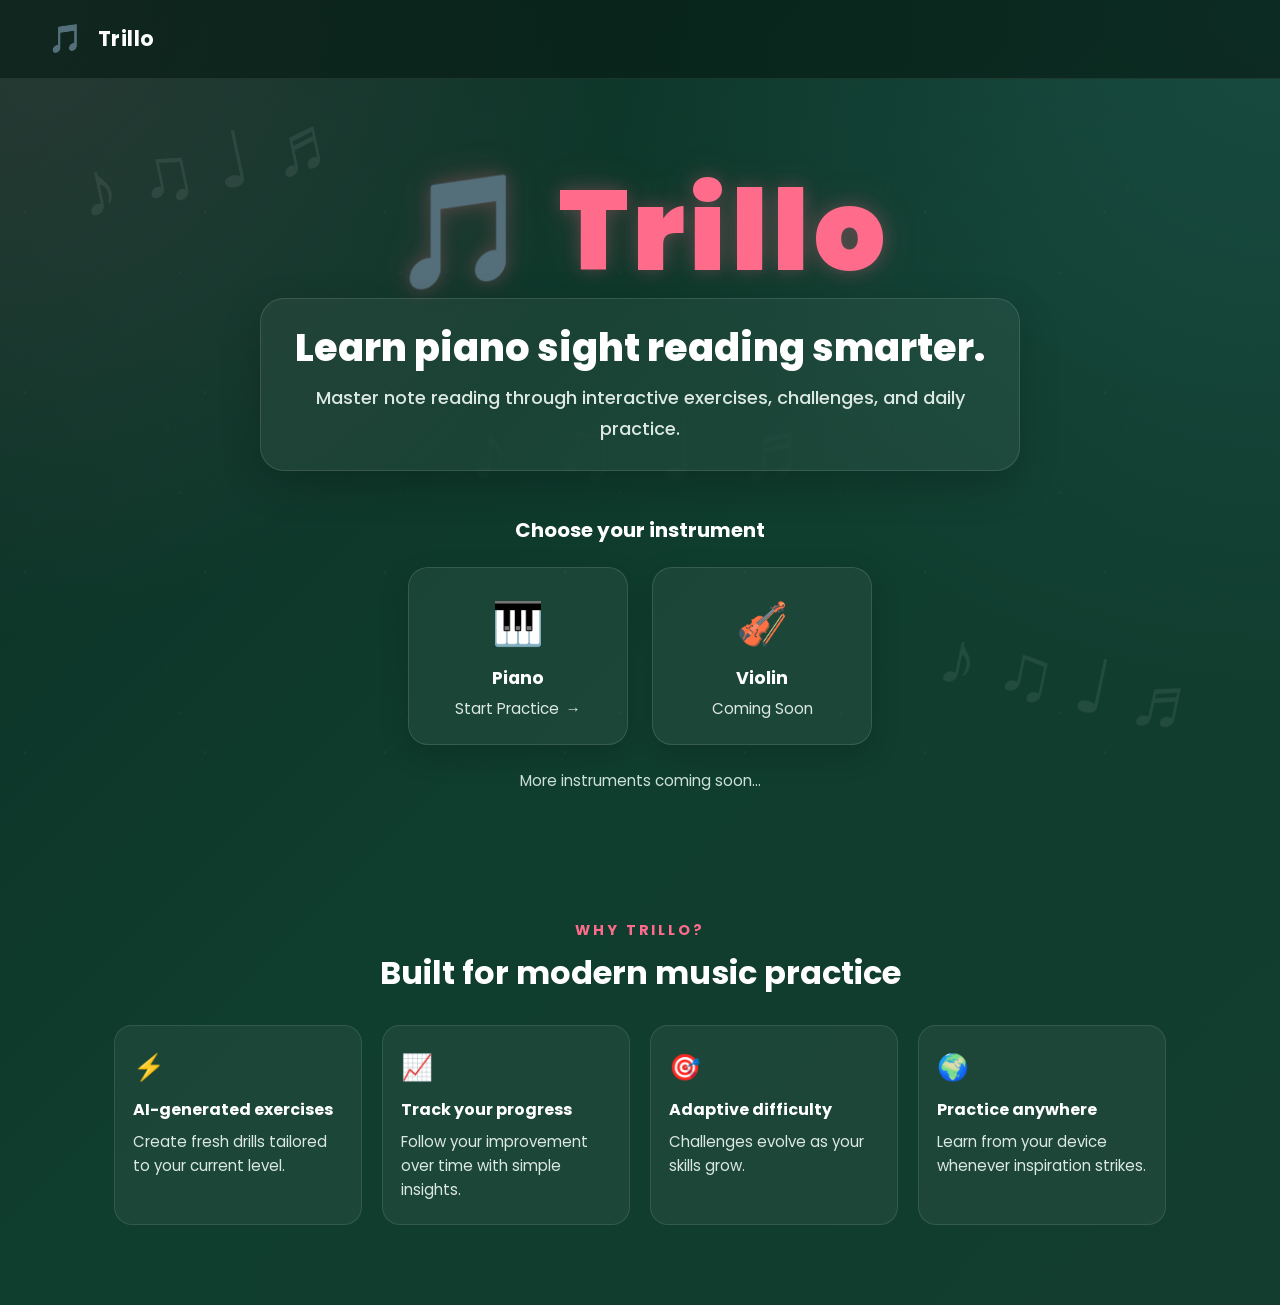
<file: index.html>
<!DOCTYPE html>
<html lang="en">
<head>
    <meta charset="UTF-8">
    <meta name="viewport" content="width=device-width, initial-scale=1.0">
    <title>Trillo - Piano Sight Reading</title>
    <link rel="stylesheet" href="style.css">
    <link rel="icon" type="image/jpeg" href="piano.jpg">
    <link rel="preconnect" href="https://fonts.googleapis.com">
    <link rel="preconnect" href="https://fonts.gstatic.com" crossorigin>
    <link href="https://fonts.googleapis.com/css2?family=Poppins:wght@700;800;900&display=swap" rel="stylesheet">
</head>
<body>
    <header class="navbar">
        <div class="logo">🎵 <span>Trillo</span></div>
    </header>

    <main class="hero">
        <section class="hero-copy">
            <h1>🎵 Trillo</h1>

            <div class="hero-message">
                <p class="hero-title">Learn piano sight reading smarter.</p>
                <p class="subtitle">Master note reading through interactive exercises, challenges, and daily practice.</p>
            </div>

            <div class="section-block">
                <h2>Choose your instrument</h2>
                <div class="card-row">
                    <a class="card" href="piano.html">
                        <div class="card-icon">🎹</div>
                        <h3>Piano</h3>
                        <p>Start Practice <span>→</span></p>
                    </a>
                    <div class="card card-coming-soon" aria-label="Violin practice coming soon">
                        <div class="card-icon">🎻</div>
                        <h3>Violin</h3>
                        <p>Coming Soon</p>
                    </div>
                </div>
            </div>

            <p class="coming-soon">More instruments coming soon...</p>
        </section>
    </main>

    <section class="why-trillo">
        <div class="why-header">
            <p class="eyebrow">Why Trillo?</p>
            <h2>Built for modern music practice</h2>
        </div>

        <div class="feature-grid">
            <article class="feature-card">
                <div class="feature-icon">⚡</div>
                <h3>AI-generated exercises</h3>
                <p>Create fresh drills tailored to your current level.</p>
            </article>
            <article class="feature-card">
                <div class="feature-icon">📈</div>
                <h3>Track your progress</h3>
                <p>Follow your improvement over time with simple insights.</p>
            </article>
            <article class="feature-card">
                <div class="feature-icon">🎯</div>
                <h3>Adaptive difficulty</h3>
                <p>Challenges evolve as your skills grow.</p>
            </article>
            <article class="feature-card">
                <div class="feature-icon">🌍</div>
                <h3>Practice anywhere</h3>
                <p>Learn from your device whenever inspiration strikes.</p>
            </article>
        </div>
    </section>

    <script src="script.js"></script>
</body>
</html>
</file>
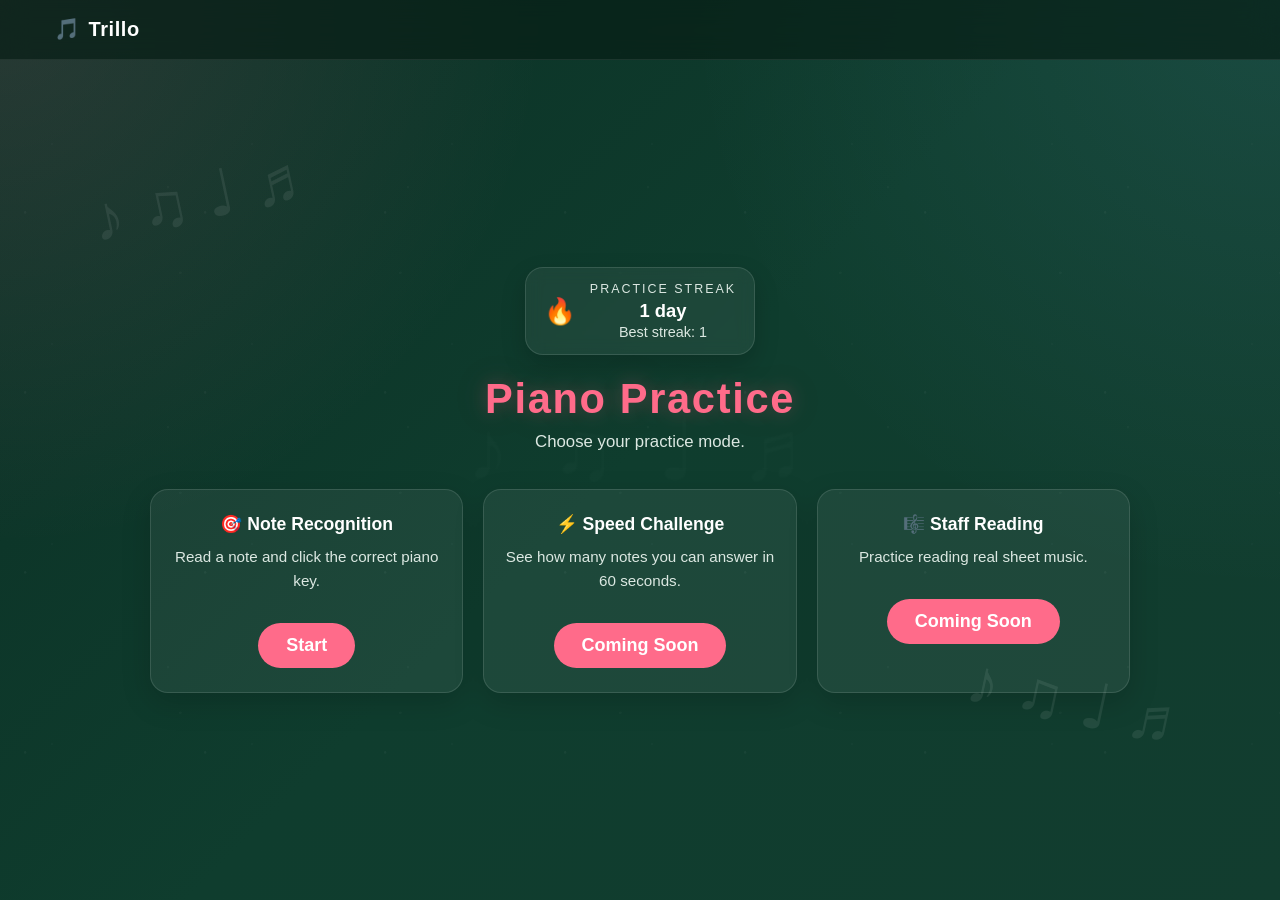
<file: piano.html>
<!DOCTYPE html>
<html lang="en">
<head>
    <meta charset="UTF-8">
    <meta name="viewport" content="width=device-width, initial-scale=1.0">
    <title>Trillo - Piano Practice</title>
    <link rel="icon" type="image/jpeg" href="piano.jpg">
    <link rel="stylesheet" href="style.css">
    <script defer src="piano.js"></script>
</head>
<body>
    <header class="navbar">
        <a href="index.html" class="logo">
            <span>🎵</span>
            <h2>Trillo</h2>
        </a>
    </header>

    <main class="piano-page">
        <section class="streak-card" aria-live="polite">
            <div class="streak-icon">🔥</div>
            <div class="streak-copy">
                <p class="streak-label">Practice streak</p>
                <p class="streak-value"><span id="streakCount">0</span> day<span id="streakPlural">s</span></p>
                <p class="streak-best">Best streak: <span id="bestStreak">0</span></p>
            </div>
        </section>

        <h1>Piano Practice</h1>
        <p class="subtitle">Choose your practice mode.</p>

        <div class="mode-grid">
            <div class="mode-card">
                <h2>🎯 Note Recognition</h2>
                <p>Read a note and click the correct piano key.</p>
                <a class="mode-button" href="note-recognition.html">Start</a>
            </div>

            <div class="mode-card">
                <h2>⚡ Speed Challenge</h2>
                <p>See how many notes you can answer in 60 seconds.</p>
                <button>Coming Soon</button>
            </div>

            <div class="mode-card">
                <h2>🎼 Staff Reading</h2>
                <p>Practice reading real sheet music.</p>
                <button>Coming Soon</button>
            </div>
        </div>
    </main>
</body>
</html>
</file>
<file: style.css>
/* =========================
   Global & Base Styles
   ========================= */
* {
    margin: 0;
    padding: 0;
    box-sizing: border-box;
}

html {
    scroll-behavior: smooth;
}

body {
    background:
        radial-gradient(circle at top left, rgba(255, 131, 169, 0.12), transparent 35%),
        radial-gradient(circle at top right, rgba(129, 212, 255, 0.09), transparent 38%),
        linear-gradient(135deg, #0b2f24 0%, #0f3d2e 50%, #123d2f 100%);
    color: #f8f9fb;
    font-family: "Poppins", Arial, sans-serif;
    min-height: 100vh;
    overflow-x: hidden;
    animation: fadeIn 0.8s ease both;
    position: relative;
}

body::before {
    content: "";
    position: fixed;
    inset: 0;
    background-image:
        repeating-linear-gradient(
            180deg,
            rgba(255, 255, 255, 0.028) 0,
            rgba(255, 255, 255, 0.028) 1px,
            transparent 1px,
            transparent 26px
        ),
        radial-gradient(circle at 14% 18%, rgba(255, 255, 255, 0.155) 0 1px, transparent 1.6px),
        radial-gradient(circle at 82% 24%, rgba(255, 255, 255, 0.12) 0 1px, transparent 1.6px),
        radial-gradient(circle at 26% 72%, rgba(255, 255, 255, 0.09) 0 1px, transparent 1.6px),
        radial-gradient(circle at 70% 78%, rgba(255, 255, 255, 0.11) 0 1px, transparent 1.6px);
    background-size: auto, 180px 180px, 220px 220px, 200px 200px, 240px 240px;
    opacity: 0.25;
    pointer-events: none;
    z-index: 0;
}

body::after {
    content: "♪ ♫ ♩ ♬";
    position: fixed;
    inset: 0;
    display: grid;
    place-items: center;
    color: rgba(255, 255, 255, 0.05);
    font-size: clamp(3rem, 7vw, 5.4rem);
    letter-spacing: 0.55rem;
    text-align: center;
    filter: blur(1px);
    pointer-events: none;
    z-index: 0;
    opacity: 0.35;
}

body > * {
    position: relative;
    z-index: 1;
}

/* =========================
   Navbar
   ========================= */
.navbar {
    position: fixed;
    top: 0;
    left: 0;
    width: 100%;
    display: flex;
    justify-content: space-between;
    align-items: center;
    padding: 18px 48px;
    background: rgba(8, 30, 22, 0.7);
    backdrop-filter: blur(14px);
    -webkit-backdrop-filter: blur(14px);
    z-index: 1000;
    border-bottom: 1px solid rgba(255, 255, 255, 0.08);
}

.logo {
    color: white;
    font-size: 28px;
    font-weight: 700;
    letter-spacing: 0.02em;
}

.logo span {
    margin-left: 6px;
}

/* =========================
   Hero Section
   ========================= */
.hero {
    position: relative;
    min-height: 100vh;
    display: flex;
    align-items: center;
    justify-content: center;
    padding: 140px 24px 70px;
    overflow: hidden;
}

.hero::before,
.hero::after {
    content: "♪ ♫ ♩ ♬";
    position: absolute;
    color: rgba(255, 255, 255, 0.08);
    font-size: clamp(2.8rem, 6vw, 5rem);
    pointer-events: none;
    z-index: 0;
}

.hero::before {
    top: 12%;
    left: 6%;
    transform: rotate(-12deg);
}

.hero::after {
    right: 7%;
    bottom: 18%;
    transform: rotate(12deg);
}

.hero-copy {
    width: min(900px, 100%);
    text-align: center;
    display: flex;
    flex-direction: column;
    align-items: center;
    animation: fadeUp 0.9s ease both;
}

h1 {
    font-size: clamp(72px, 9vw, 112px);
    font-weight: 900;
    line-height: 0.95;
    color: #ff6b8a;
    margin-bottom: 14px;
    letter-spacing: 0.04em;
    text-shadow: 0 0 18px rgba(255, 107, 138, 0.25), 0 0 40px rgba(255, 107, 138, 0.16);
    transition: transform 0.3s ease, text-shadow 0.3s ease;
}

h1:hover {
    transform: translateY(-4px) scale(1.01);
    text-shadow: 0 0 24px rgba(255, 107, 138, 0.35), 0 0 50px rgba(255, 107, 138, 0.22);
}

.hero-message {
    width: min(760px, 100%);
    margin: 0 auto 34px;
    padding: 26px 24px;
    border-radius: 24px;
    background: rgba(255, 255, 255, 0.05);
    border: 1px solid rgba(255, 255, 255, 0.12);
    box-shadow: 0 14px 40px rgba(0, 0, 0, 0.2);
}

.hero-title {
    font-size: clamp(1.75rem, 3vw, 2.6rem);
    line-height: 1.2;
    font-weight: 800;
    color: #ffffff;
    margin-bottom: 12px;
}

.subtitle {
    font-size: 1.12rem;
    color: #dce8e2;
    margin-bottom: 0;
    line-height: 1.7;
    font-weight: 500;
}

.section-block {
    width: 100%;
    margin-top: 10px;
}

.section-block h2 {
    margin-bottom: 22px;
    font-size: 1.25rem;
    color: #ffffff;
    font-weight: 700;
}

.card-row {
    display: flex;
    justify-content: center;
    gap: 24px;
    flex-wrap: wrap;
}

.card {
    width: 220px;
    padding: 24px 20px;
    border: 1px solid rgba(255, 255, 255, 0.12);
    border-radius: 20px;
    background: rgba(255, 255, 255, 0.05);
    backdrop-filter: blur(8px);
    box-shadow: 0 10px 30px rgba(0, 0, 0, 0.16);
    transition: transform 0.3s ease, box-shadow 0.3s ease, border-color 0.3s ease, background-color 0.3s ease;
    animation: fadeUp 0.9s ease both;
    animation-delay: 0.1s;
    cursor: pointer;
    text-decoration: none;
    color: inherit;
    display: block;
    -webkit-tap-highlight-color: transparent;
    position: relative;
}

.card-coming-soon {
    cursor: default;
}

.card::after {
    content: "";
    position: absolute;
    inset: 0;
    border-radius: inherit;
    box-shadow: 0 0 0 0 rgba(255, 107, 138, 0.18);
    transition: box-shadow 0.3s ease;
    pointer-events: none;
}

.card:hover {
    transform: translateY(-8px);
    box-shadow: 0 18px 40px rgba(0, 0, 0, 0.28);
    border-color: rgba(255, 77, 109, 0.58);
    background: rgba(255, 255, 255, 0.08);
}

.card:hover::after {
    box-shadow: 0 0 24px rgba(255, 107, 138, 0.24);
}

.card:active,
.card.active {
    transform: translateY(-4px) scale(1.01);
    border-color: rgba(255, 77, 109, 0.9);
    box-shadow: 0 16px 36px rgba(255, 77, 109, 0.2), 0 0 0 1px rgba(255, 77, 109, 0.22);
    background: rgba(255, 255, 255, 0.11);
}

.card:focus-visible {
    outline: 3px solid rgba(255, 107, 138, 0.45);
    outline-offset: 4px;
}

.card-icon {
    font-size: 2.6rem;
    margin-bottom: 10px;
    transition: transform 0.3s ease;
}

.card:hover .card-icon,
.card.active .card-icon {
    transform: scale(1.1);
}

.card h3 {
    font-size: 1.1rem;
    margin-bottom: 6px;
    color: white;
}

.card p {
    color: #dce8e2;
    font-size: 0.95rem;
    display: flex;
    align-items: center;
    justify-content: center;
    gap: 6px;
}

.card p span {
    transition: transform 0.3s ease;
}

.card:hover p span {
    transform: translateX(3px);
}

.coming-soon {
    margin-top: 24px;
    color: #cde3da;
    font-size: 0.95rem;
}

/* =========================
   Piano Page
   ========================= */
.logo {
    display: inline-flex;
    align-items: center;
    gap: 8px;
    color: white;
    text-decoration: none;
}

.logo span {
    font-size: 1.3rem;
    line-height: 1;
}

.logo h2 {
    margin: 0;
    font-size: 1.25rem;
    font-weight: 700;
    color: white;
}

.piano-page {
    position: relative;
    min-height: 100vh;
    display: flex;
    flex-direction: column;
    justify-content: center;
    align-items: center;
    padding: 120px 24px 60px;
    text-align: center;
    overflow: hidden;
}

.piano-page::before,
.piano-page::after {
    content: "♪ ♫ ♩ ♬";
    position: absolute;
    color: rgba(255, 255, 255, 0.08);
    font-size: clamp(2.6rem, 5vw, 4.4rem);
    pointer-events: none;
    z-index: 0;
}

.piano-page::before {
    top: 18%;
    left: 7%;
    transform: rotate(-12deg);
}

.piano-page::after {
    right: 8%;
    bottom: 18%;
    transform: rotate(12deg);
}

.piano-page h1 {
    font-size: 2.6rem;
    margin-bottom: 10px;
    color: #ff6b8a;
}

.piano-page .subtitle {
    margin-bottom: 32px;
    font-size: 1.05rem;
}

.streak-card {
    position: relative;
    z-index: 1;
    display: inline-flex;
    align-items: center;
    gap: 14px;
    padding: 14px 18px;
    margin-bottom: 24px;
    border-radius: 18px;
    background: rgba(255, 255, 255, 0.06);
    border: 1px solid rgba(255, 255, 255, 0.12);
    box-shadow: 0 10px 24px rgba(0, 0, 0, 0.18);
    backdrop-filter: blur(8px);
}

.streak-icon {
    font-size: 1.6rem;
}

.streak-label {
    color: #dce8e2;
    font-size: 0.78rem;
    text-transform: uppercase;
    letter-spacing: 0.16em;
    margin-bottom: 4px;
}

.streak-value {
    color: #ffffff;
    font-weight: 800;
    font-size: 1.15rem;
}

.streak-best {
    color: #dce8e2;
    font-size: 0.9rem;
    margin-top: 2px;
}

.mode-grid {
    display: grid;
    grid-template-columns: repeat(3, minmax(220px, 1fr));
    gap: 20px;
    width: min(980px, 100%);
}

.mode-card {
    background: rgba(255, 255, 255, 0.06);
    border: 1px solid rgba(255,255,255,0.12);
    border-radius: 18px;
    padding: 24px 20px;
    box-shadow: 0 10px 30px rgba(0,0,0,0.16);
}

.mode-card h2 {
    font-size: 1.1rem;
    margin-bottom: 10px;
    color: white;
}

.mode-card p {
    color: #dce8e2;
    font-size: 0.95rem;
    line-height: 1.6;
    margin-bottom: 16px;
}

.mode-card button,
.mode-card .mode-button {
    border: none;
    border-radius: 999px;
    padding: 9px 16px;
    background: #ff6b8a;
    color: white;
    cursor: pointer;
    font-weight: 600;
    display: inline-block;
    text-decoration: none;
}

/* =========================
   Why Trillo Section
   ========================= */
.why-trillo {
    padding: 20px 24px 80px;
    width: min(1100px, 100%);
    margin: 0 auto;
}

.why-header {
    text-align: center;
    margin-bottom: 28px;
}

.eyebrow {
    color: #ff6b8a;
    font-size: 0.9rem;
    font-weight: 700;
    text-transform: uppercase;
    letter-spacing: 0.2em;
    margin-bottom: 8px;
}

.why-header h2 {
    font-size: clamp(1.4rem, 2.6vw, 2rem);
    color: white;
}

.feature-grid {
    display: grid;
    grid-template-columns: repeat(4, minmax(0, 1fr));
    gap: 20px;
}

.feature-card {
    padding: 22px 18px;
    border-radius: 18px;
    background: rgba(255, 255, 255, 0.05);
    border: 1px solid rgba(255, 255, 255, 0.1);
    transition: transform 0.3s ease, box-shadow 0.3s ease, border-color 0.3s ease;
    animation: fadeUp 0.9s ease both;
}

.feature-card:hover {
    transform: translateY(-5px);
    border-color: rgba(255, 77, 109, 0.45);
    box-shadow: 0 12px 30px rgba(0, 0, 0, 0.18);
}

.feature-icon {
    font-size: 1.6rem;
    margin-bottom: 10px;
}

.feature-card h3 {
    font-size: 1rem;
    margin-bottom: 8px;
    color: white;
}

.feature-card p {
    color: #dce8e2;
    font-size: 0.94rem;
    line-height: 1.6;
}

/* =========================
   Animations
   ========================= */
@keyframes fadeIn {
    from { opacity: 0; }
    to { opacity: 1; }
}

@keyframes fadeUp {
    from {
        opacity: 0;
        transform: translateY(18px);
    }
    to {
        opacity: 1;
        transform: translateY(0);
    }
}

/* =========================
   Responsive Design
   ========================= */
@media (max-width: 900px) {
    .feature-grid {
        grid-template-columns: repeat(2, minmax(0, 1fr));
    }
}

@media (max-width: 700px) {
    .navbar {
        padding: 16px 24px;
    }

    .hero {
        padding-top: 110px;
    }

    .card {
        width: 100%;
    }

    .feature-grid {
        grid-template-columns: 1fr;
    }

    .why-trillo {
        padding: 20px 18px 70px;
    }
}

.mode-card p{
    margin-bottom:30px;
}

.mode-card button,
.mode-card .mode-button{
    padding:12px 28px;
    border:none;
    border-radius:30px;
    cursor:pointer;
    font-size:18px;
    font-weight:bold;
}
</file>
